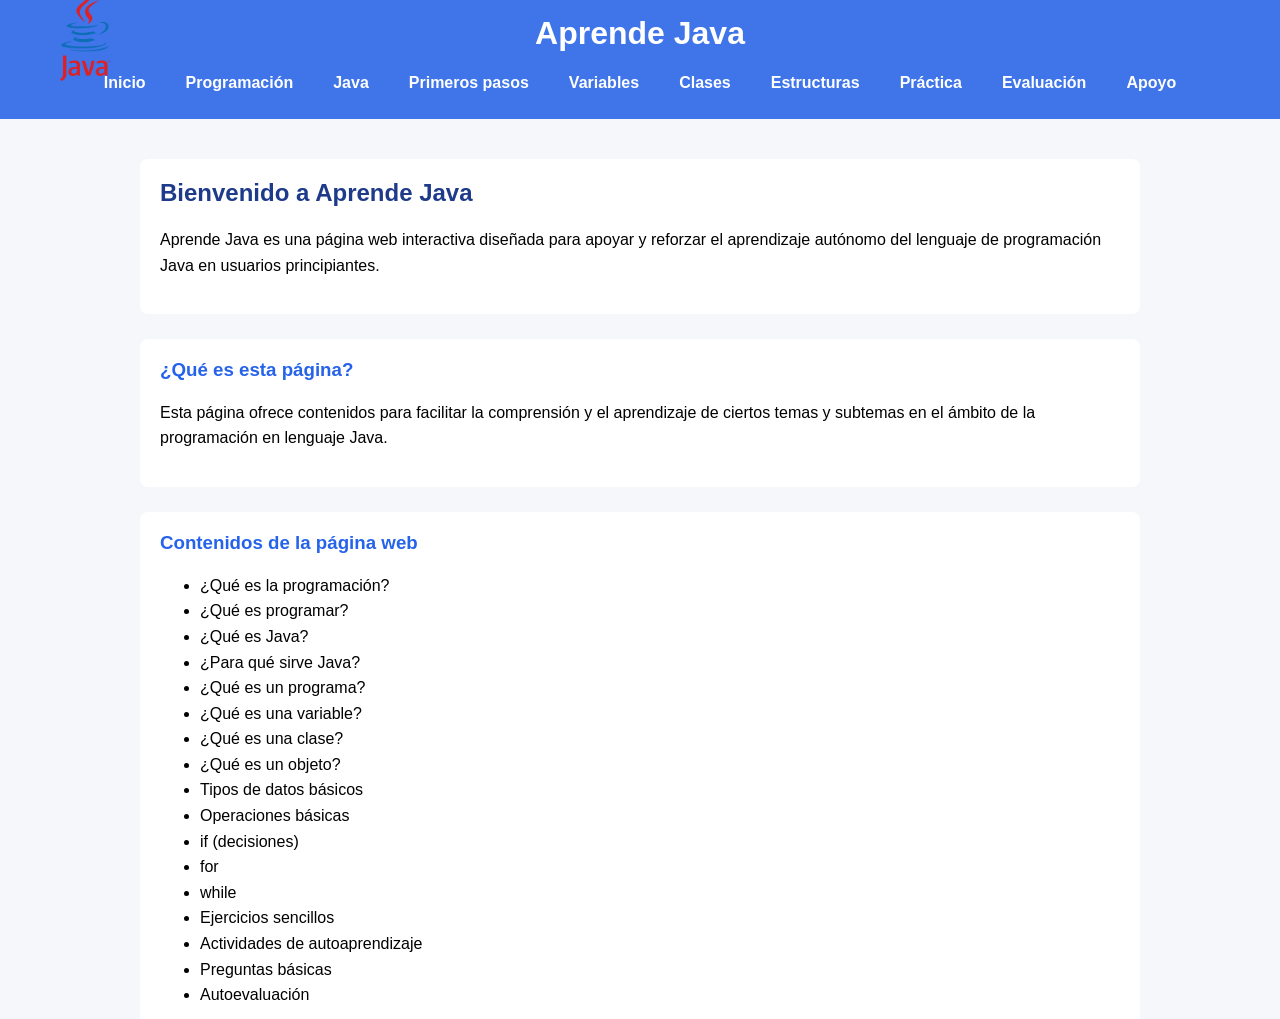
<file: index.html>
<!DOCTYPE html>
<html lang="es">
<head>
    <title>Aprende Java</title>
    <link rel="stylesheet" href="style.css">
</head>

<body>

<header>
    <div class="contenedor-header">

        <div class="logo">
            <img src="Java-Logo.png" alt="Logo Aprende Java">
            <h1>Aprende Java</h1>
        </div>

        <nav>
            <ul>

                <li>
                    <a href="inicio.html" target="contenido">Inicio</a>
                    <ul>
                        <li>¿Qué es esta página?</li>
                        <li>¿Qué aprenderás aquí?</li>
                    </ul>
                </li>

                <li>
                    <a href="programacion.html" target="contenido">Programación</a>
                    <ul>
                        <li>¿Qué es la programación?</li>
                        <li>¿Qué es programar?</li>
                    </ul>
                </li>

                <li>
                    <a href="java.html" target="contenido">Java</a>
                    <ul>
                        <li>¿Qué es Java?</li>
                        <li>¿Para qué sirve Java?</li>
                    </ul>
                </li>

                <li>
                    <a href="primpas.html" target="contenido">Primeros pasos</a>
                    <ul>
                        <li>¿Qué es un programa?</li>
                        <li>Hola Mundo en Java</li>
                    </ul>
                </li>

                <li>
                    <a href="variables.html" target="contenido">Variables</a>
                    <ul>
                        <li>¿Qué es una variable?</li>
                        <li>Tipos de datos básicos</li>
                    </ul>
                </li>

                <li>
                    <a href="clases.html" target="contenido">Clases</a>
                    <ul>
                        <li>¿Qué es una clase?</li>
                        <li>¿Qué es un objeto?</li>
                    </ul>
                </li>

                <li>
                    <a href="estructuras.html" target="contenido">Estructuras</a>
                    <ul>
                        <li>Operaciones básicas</li>
                        <li>if (decisiones)</li>
                        <li>for</li>
                        <li>while</li>
                    </ul>
                </li>

                <li>
                    <a href="practica.html" target="contenido">Práctica</a>
                    <ul>
                        <li>Ejercicios sencillos</li>
                        <li>Autoaprendizaje</li>
                    </ul>
                </li>

                <li>
                    <a href="eva.html" target="contenido">Evaluación</a>
                    <ul>
                        <li>Preguntas básicas</li>
                        <li>Autoevaluación</li>
                    </ul>
                </li>
                <li>
                    <a href="apoyo.html " target="contenido">Apoyo</a>
                    <ul>
                        <li>Glosario</li>
                        <li>Recursos adicionales</li>
                    </ul>
                </li>

            </ul>
        </nav>

    </div>
</header>


<div class="iframe-contenedor">
    <iframe name="contenido" src="inicio.html"></iframe>
</div>

</body>
</html>
</file>
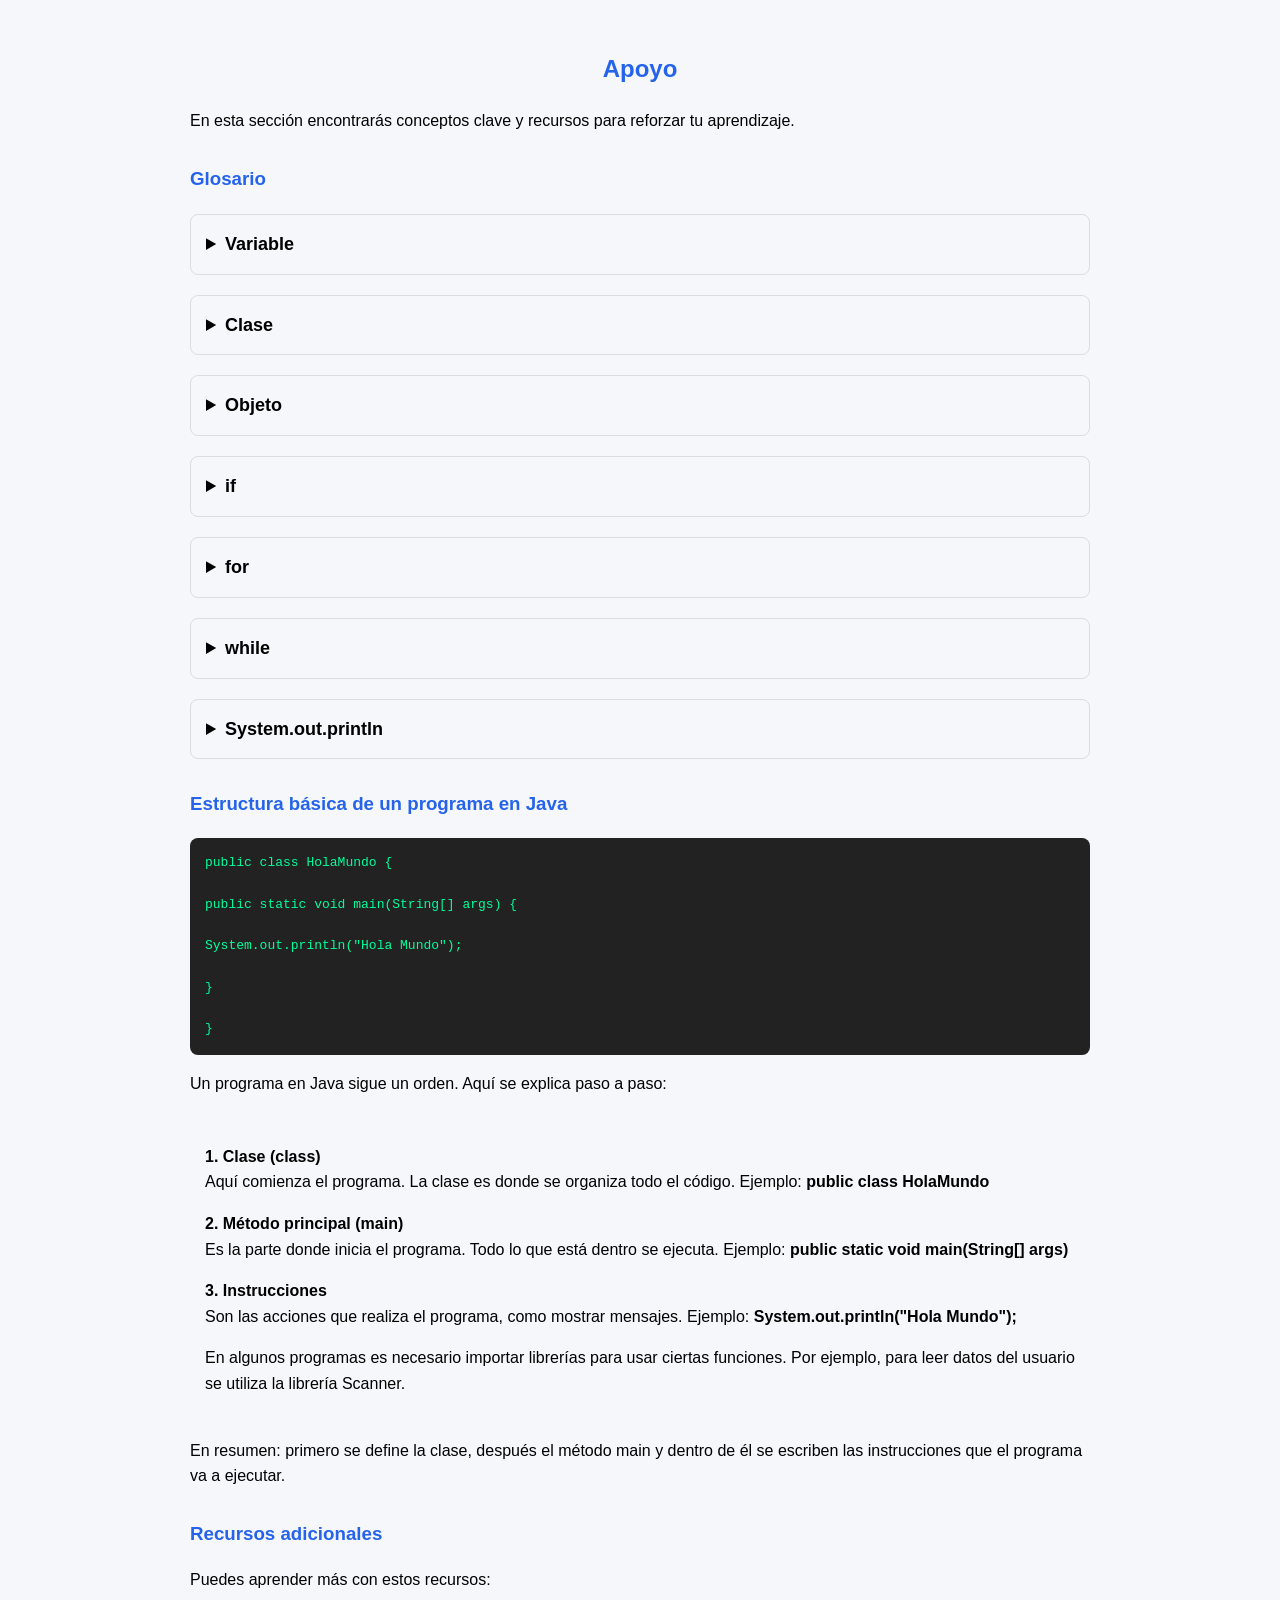
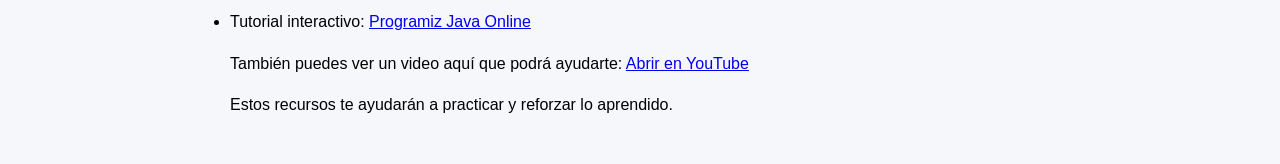
<file: apoyo.html>
<!DOCTYPE html>
<html lang="es">
<head>
<meta charset="UTF-8">
<title>Apoyo</title>
<link rel="stylesheet" href="style.css">
</head>

<body>

<div class="contenido">

<h2>Apoyo</h2>

<p>
En esta sección encontrarás conceptos clave y recursos para reforzar tu aprendizaje.
</p>


<!-- GLOSARIO -->

<h3>Glosario</h3>

<details class="interactivo">
<summary>Variable</summary>
<p>
Es un espacio donde se guarda información dentro de un programa.
</p>
</details>

<details class="interactivo">
<summary>Clase</summary>
<p>
Es un molde o modelo que se utiliza para crear objetos.
</p>
</details>

<details class="interactivo">
<summary>Objeto</summary>
<p>
Es un elemento específico que se crea a partir de una clase.
</p>
</details>

<details class="interactivo">
<summary>if</summary>
<p>
Estructura que permite tomar decisiones en un programa.
</p>
</details>

<details class="interactivo">
<summary>for</summary>
<p>
Ciclo que repite una acción un número determinado de veces.
</p>
</details>

<details class="interactivo">
<summary>while</summary>
<p>
Ciclo que repite una acción mientras se cumpla una condición.
</p>
</details>

<details class="interactivo">
<summary>System.out.println</summary>
<p>
Se utiliza para mostrar información en la pantalla.
</p>
</details>



<h3>Estructura básica de un programa en Java</h3>

<pre class="codigo">
public class HolaMundo {

public static void main(String[] args) {

System.out.println("Hola Mundo");

}

}
</pre>

<p>Un programa en Java sigue un orden. Aquí se explica paso a paso:</p>

<div class="pasos">

<p><strong>1. Clase (class)</strong><br>
Aquí comienza el programa. La clase es donde se organiza todo el código.
Ejemplo: <strong>public class HolaMundo</strong>
</p>

<p><strong>2. Método principal (main)</strong><br>
Es la parte donde inicia el programa. Todo lo que está dentro se ejecuta.
Ejemplo: <strong>public static void main(String[] args)</strong>
</p>

<p><strong>3. Instrucciones</strong><br>
Son las acciones que realiza el programa, como mostrar mensajes.
Ejemplo: <strong>System.out.println("Hola Mundo");</strong>

</p>
<p>
En algunos programas es necesario importar librerías para usar ciertas funciones.
Por ejemplo, para leer datos del usuario se utiliza la librería Scanner.
</p>
</div>

<p>
En resumen: primero se define la clase, después el método main y dentro de él
se escriben las instrucciones que el programa va a ejecutar.
</p>



<!-- RECURSOS -->

<h3>Recursos adicionales</h3>

<p>Puedes aprender más con estos recursos:</p>

<ul>

<li>
Tutorial interactivo:
<a href="https://www.programiz.com/java-programming/online-compiler" target="_blank">
Programiz Java Online
</a>
</li>



<p>
También puedes ver un video aquí que podrá ayudarte:
<a href="https://www.youtube.com/watch?v=JOAqpdM36wI" target="_blank">
Abrir en YouTube
</a>
</p>

<p>
Estos recursos te ayudarán a practicar y reforzar lo aprendido.
</p>


</div>

</body>
</html>
</file>
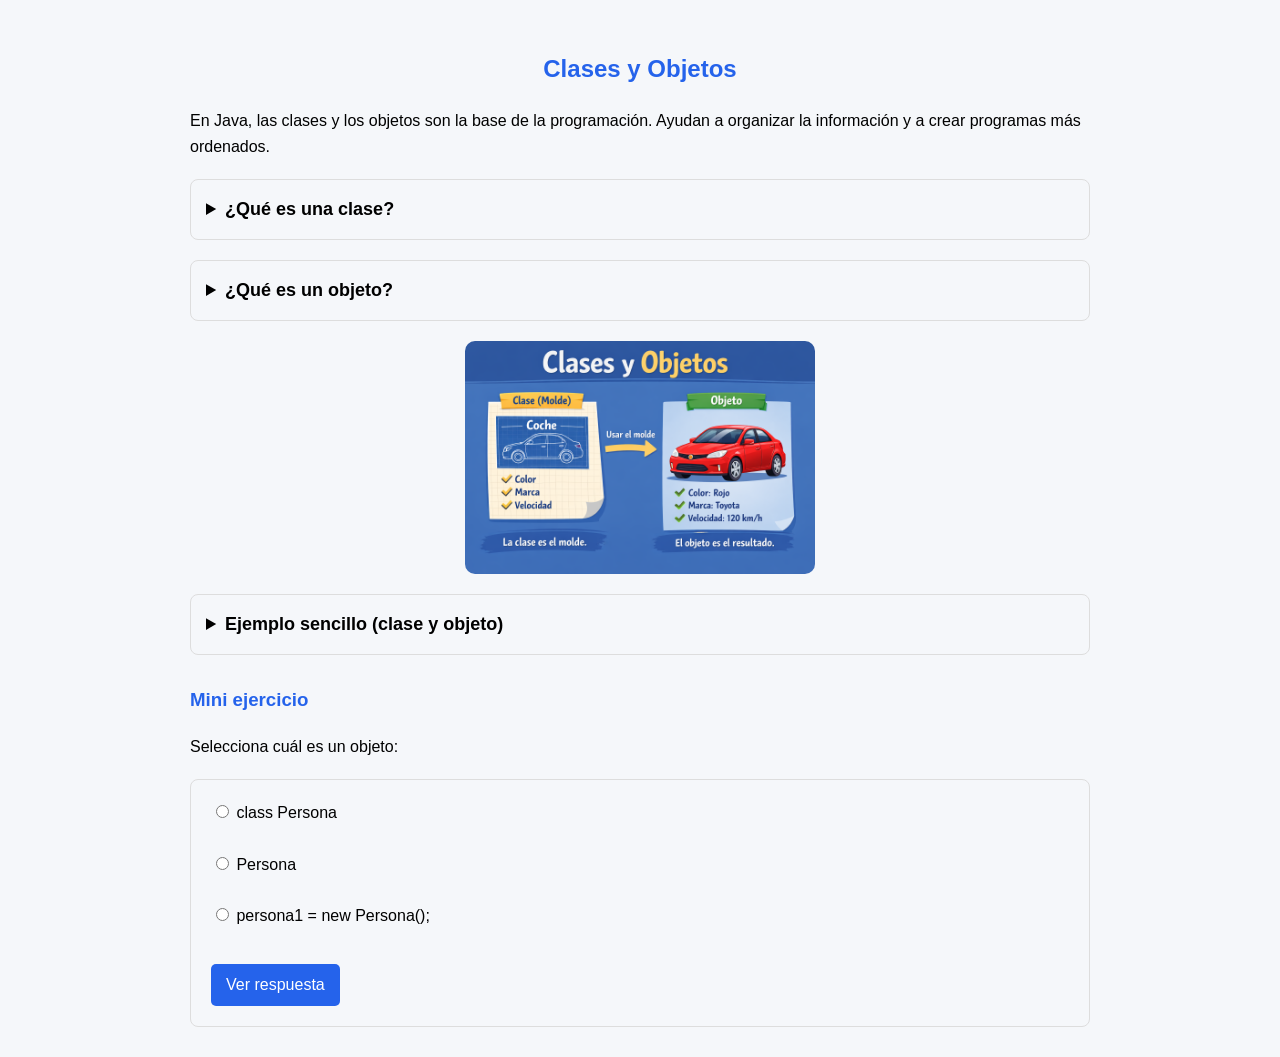
<file: clases.html>
<!DOCTYPE html>
<html lang="es">
<head>
<meta charset="UTF-8">
<title>Clases y Objetos</title>
<link rel="stylesheet" href="style.css">
</head>

<body>

<div class="contenido">

<h2>Clases y Objetos</h2>

<p>
En Java, las clases y los objetos son la base de la programación.
Ayudan a organizar la información y a crear programas más ordenados.
</p>

<details class="interactivo">

<summary>¿Qué es una clase?</summary>

<p>
Una clase es como un molde o diseño que se usa para crear cosas en un programa. En ese molde se definen las características que tendrán.
</p>
<p>
Por ejemplo, si la clase es un coche, en ella se puede indicar el color, la marca y la velocidad. La clase no es un coche real, sino el modelo que sirve para crear diferentes coches.
</p>

</details>



<details class="interactivo">

<summary>¿Qué es un objeto?</summary>

<p>
Un objeto es un elemento específico que se crea a partir de una clase. Por ejemplo, si la clase es “Coche”, un objeto sería un coche en particular, como un coche rojo de cierta marca.
</p>

<p>
Aunque varios objetos pertenezcan a la misma clase, no tienen que ser iguales, ya que cada uno puede tener características diferentes. Por ejemplo, todos pueden ser coches, pero uno puede ser rojo y otro azul, o de distinta marca.
</p>
<p>
    Es importante no confundirlos: la clase es el modelo o la idea general, mientras que el objeto es un ejemplo concreto que se crea a partir de ese modelo y que se utiliza dentro del programa.
</p>

</details>
<img src="imgclases.png" class="imagen-java">



<details class="interactivo">

<summary>Ejemplo sencillo (clase y objeto)</summary>

<p>
En este ejemplo se crea una clase llamada Persona y después se crea un objeto.
</p>

<pre class="codigo">

class Persona {

String nombre;
int edad;

}

public class Principal {

public static void main(String[] args) {

Persona persona1 = new Persona();

persona1.nombre = "Ana";
persona1.edad = 20;

}

}

</pre>

<p>
Aquí "Persona" es la clase, y "persona1" es el objeto.
</p>

</details>



<h3>Mini ejercicio</h3>

<p>Selecciona cuál es un objeto:</p>

<form class="formulario">

<label>
<input type="radio" name="respuesta">
class Persona
</label>

<br><br>

<label>
<input type="radio" name="respuesta">
Persona
</label>

<br><br>

<label>
<input type="radio" name="respuesta">
persona1 = new Persona();
</label>

<br><br>

<details class="respuesta">

<summary class="boton-respuesta">Ver respuesta</summary>

<p class="respuesta-correcta">
La respuesta correcta es: <strong>persona1 = new Persona();</strong><br><br>
Porque es un objeto creado a partir de la clase Persona.
</p>

</details>

</form>


</div>

</body>
</html>
</file>
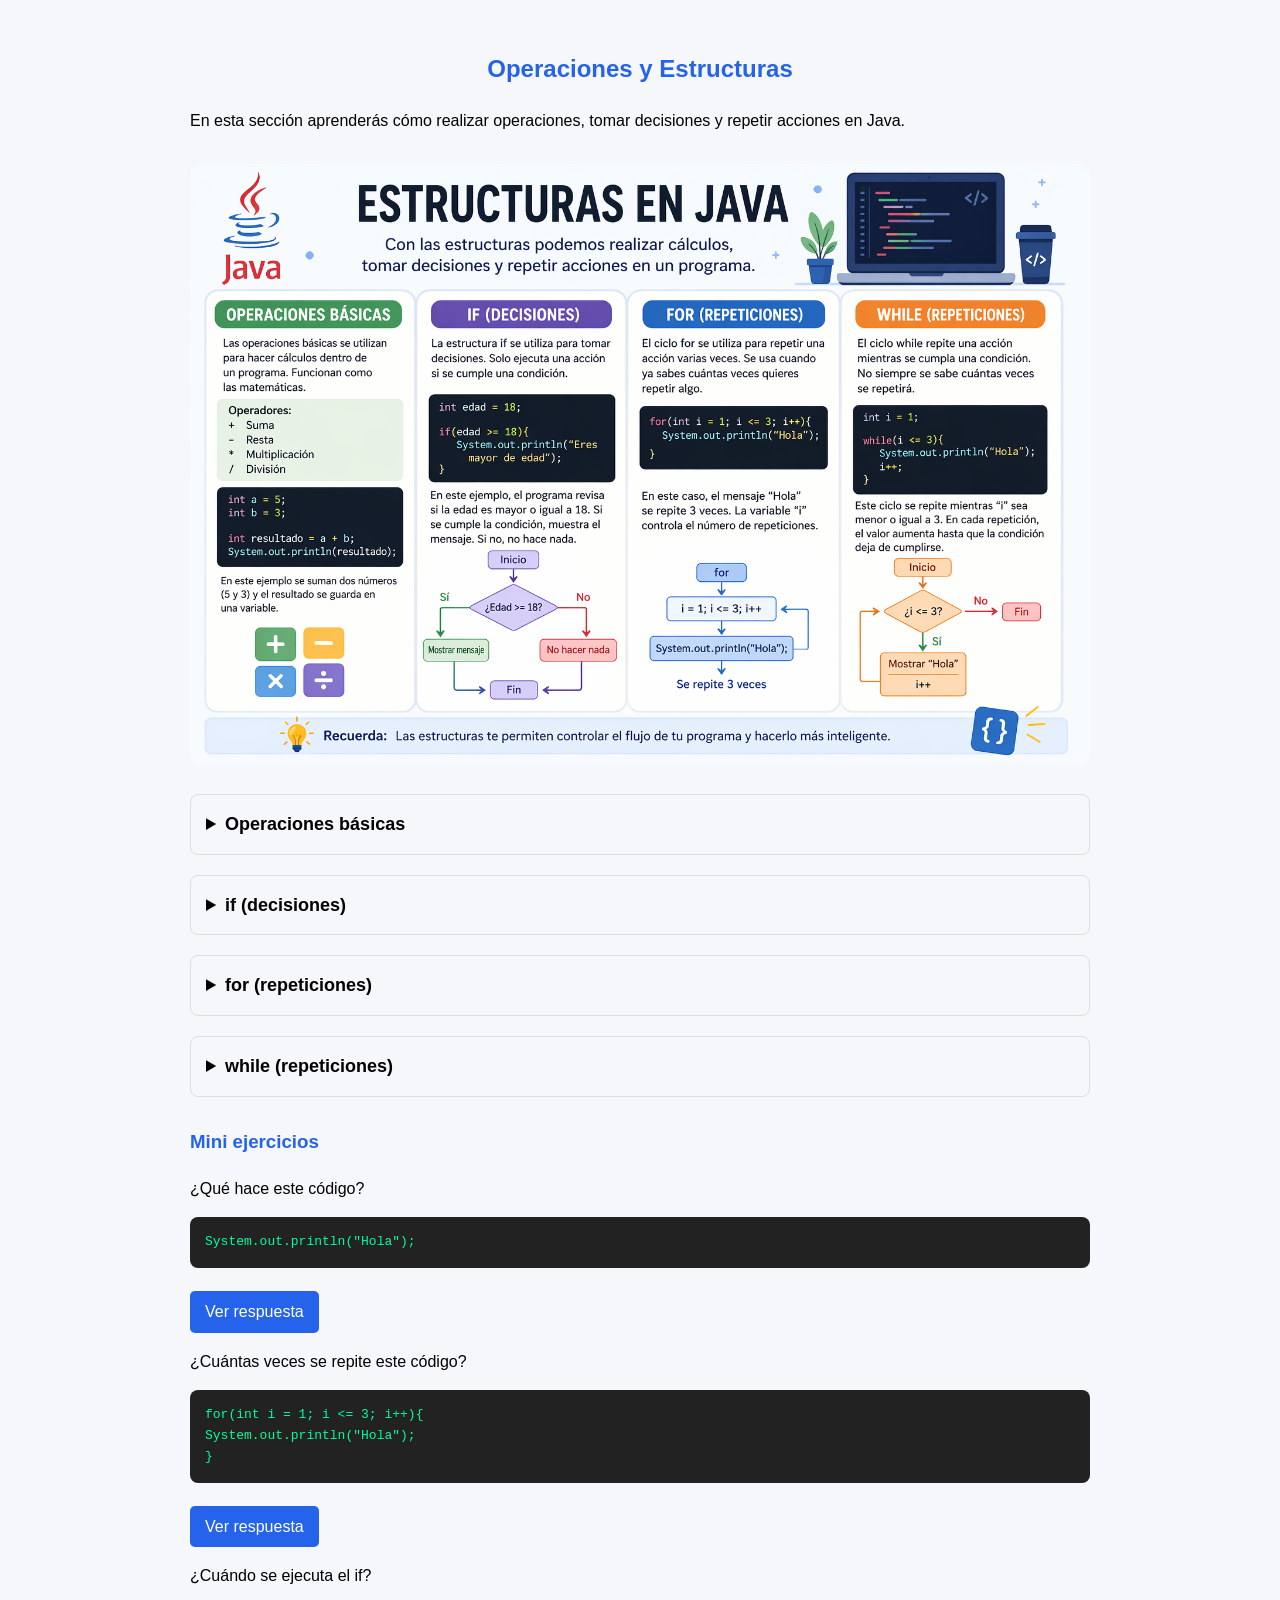
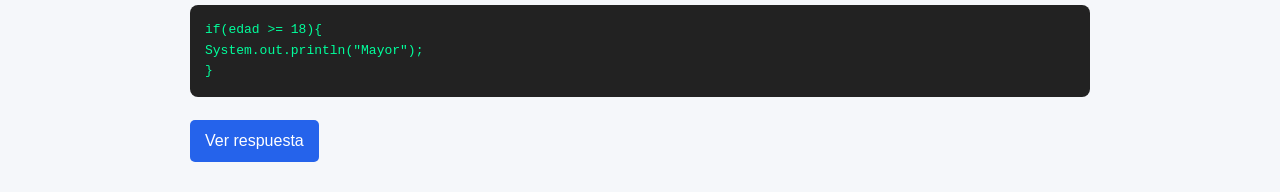
<file: estructuras.html>
<!DOCTYPE html>
<html lang="es">
<head>
<meta charset="UTF-8">
<title>Estructuras en Java</title>
<link rel="stylesheet" href="style.css">
</head>

<body>

<div class="contenido">

<h2>Operaciones y Estructuras</h2>

<p>
En esta sección aprenderás cómo realizar operaciones, tomar decisiones
y repetir acciones en Java.
</p>

<img src="estr.png" class="imagen-1">


<!-- OPERACIONES -->

<details class="interactivo">
<summary>Operaciones básicas</summary>

<p>
Las operaciones básicas se utilizan para hacer cálculos dentro de un programa.
Funcionan de forma similar a las matemáticas.
</p>

<ul>
<li>+ suma</li>
<li>- resta</li>
<li>* multiplicación</li>
<li>/ división</li>
</ul>

<pre class="codigo">
int a = 5;
int b = 3;

int resultado = a + b;
</pre>

<p>
En este ejemplo se suman dos números (5 y 3) y el resultado se guarda en una variable.
Estas operaciones se usan para resolver problemas o hacer cálculos.
</p>

</details>


<!-- IF -->

<details class="interactivo">
<summary>if (decisiones)</summary>

<p>
La estructura <strong>if</strong> se utiliza para tomar decisiones dentro de un programa.
Solo ejecuta una acción si se cumple una condición.
</p>

<pre class="codigo">
int edad = 18;

if(edad >= 18){
System.out.println("Eres mayor de edad");
}
</pre>

<p>
En este ejemplo, el programa revisa si la edad es mayor o igual a 18.
Si se cumple la condición, muestra el mensaje.
Si no, no hace nada.
</p>

</details>


<!-- FOR -->

<details class="interactivo">
<summary>for (repeticiones)</summary>

<p>
El ciclo <strong>for</strong> se utiliza para repetir una acción varias veces.
Se usa cuando ya sabes cuántas veces quieres repetir algo.
</p>

<pre class="codigo">
for(int i = 1; i <= 3; i++){
System.out.println("Hola");
}
</pre>

<p>
En este caso, el mensaje "Hola" se repite 3 veces.
La variable "i" controla el número de repeticiones.
</p>

</details>


<!-- WHILE -->

<details class="interactivo">
<summary>while (repeticiones)</summary>

<p>
El ciclo <strong>while</strong> repite una acción mientras se cumpla una condición.
No siempre se sabe cuántas veces se repetirá.
</p>

<pre class="codigo">
int i = 1;

while(i <= 3){
System.out.println("Hola");
i++;
}
</pre>

<p>
Este ciclo se repite mientras "i" sea menor o igual a 3.
En cada repetición, el valor aumenta hasta que la condición deja de cumplirse.
</p>

</details>


<!-- EJERCICIOS -->

<h3>Mini ejercicios</h3>

<p>¿Qué hace este código?</p>

<pre class="codigo">
System.out.println("Hola");
</pre>

<details>
<summary class="boton-respuesta">Ver respuesta</summary>
<p>Muestra el texto <strong>Hola</strong> en la pantalla.</p>
</details>


<p>¿Cuántas veces se repite este código?</p>

<pre class="codigo">
for(int i = 1; i <= 3; i++){
System.out.println("Hola");
}
</pre>

<details>
<summary class="boton-respuesta">Ver respuesta</summary>
<p>Se repite <strong>3 veces</strong>.</p>
</details>


<p>¿Cuándo se ejecuta el if?</p>

<pre class="codigo">
if(edad >= 18){
System.out.println("Mayor");
}
</pre>

<details>
<summary class="boton-respuesta">Ver respuesta</summary>
<p>Se ejecuta cuando la condición es verdadera.</p>
</details>


</div>

</body>
</html>
</file>
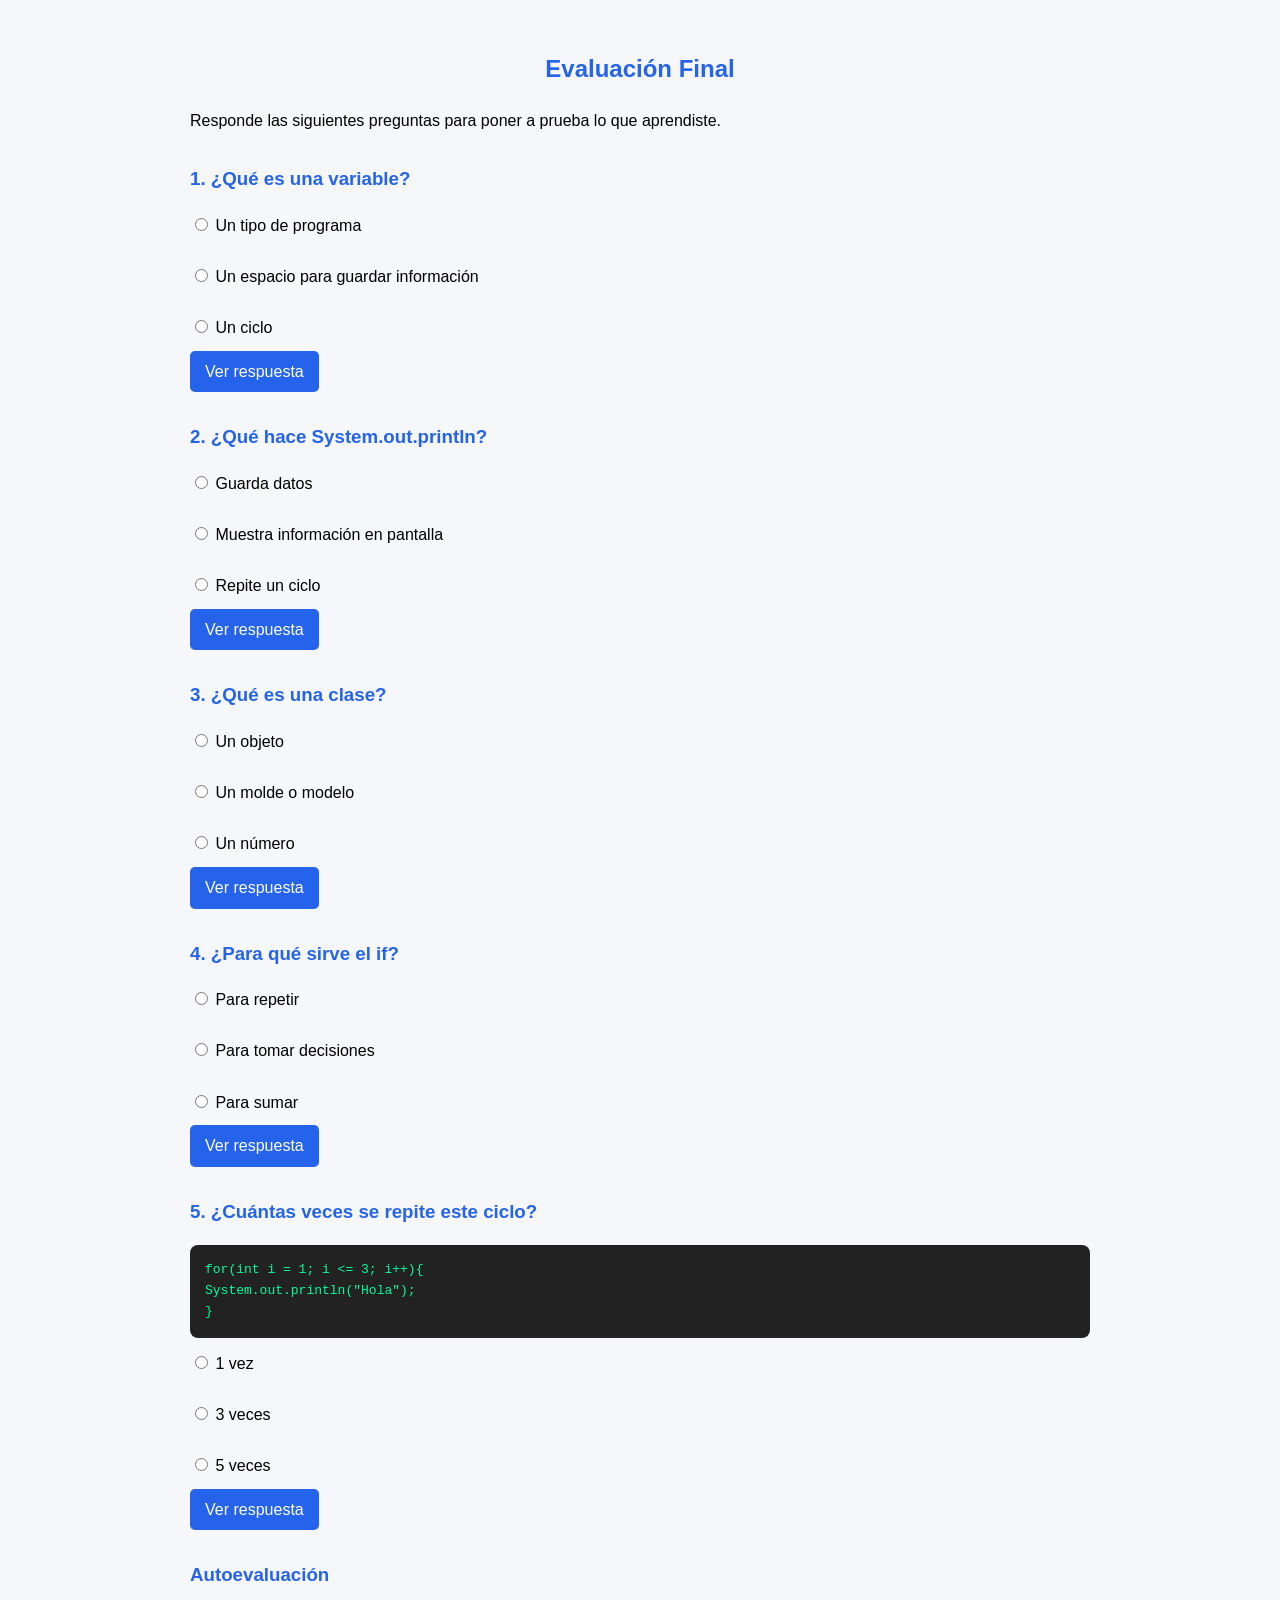
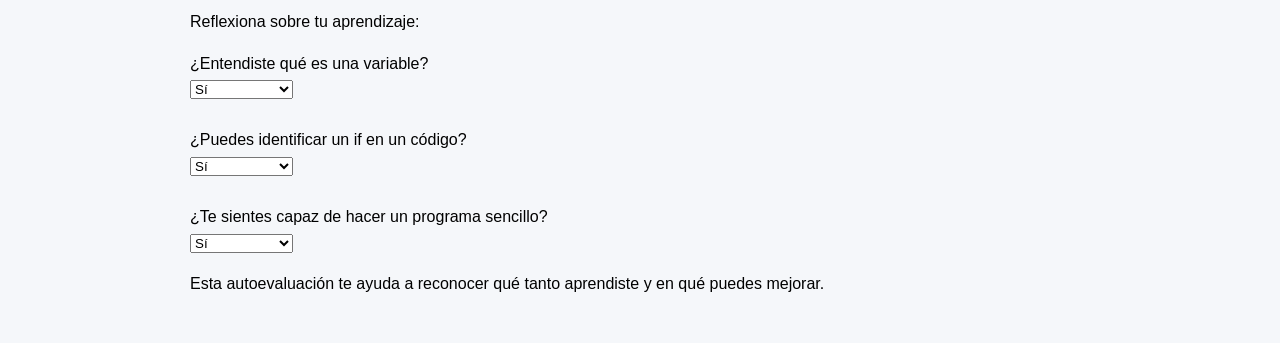
<file: eva.html>
<!DOCTYPE html>
<html lang="es">
<head>
<meta charset="UTF-8">
<title>Evaluación</title>
<link rel="stylesheet" href="style.css">
</head>

<body>

<div class="contenido">

<h2>Evaluación Final</h2>

<p>
Responde las siguientes preguntas para poner a prueba lo que aprendiste.
</p>


<!-- PREGUNTA 1 -->

<h3>1. ¿Qué es una variable?</h3>

<form>
<label><input type="radio" name="p1"> Un tipo de programa</label><br><br>
<label><input type="radio" name="p1"> Un espacio para guardar información</label><br><br>
<label><input type="radio" name="p1"> Un ciclo</label>
</form>

<details>
<summary class="boton-respuesta">Ver respuesta</summary>
<p>Respuesta correcta: <strong>Un espacio para guardar información</strong></p>
</details>


<!-- PREGUNTA 2 -->

<h3>2. ¿Qué hace System.out.println?</h3>

<form>
<label><input type="radio" name="p2"> Guarda datos</label><br><br>
<label><input type="radio" name="p2"> Muestra información en pantalla</label><br><br>
<label><input type="radio" name="p2"> Repite un ciclo</label>
</form>

<details>
<summary class="boton-respuesta">Ver respuesta</summary>
<p>Respuesta correcta: <strong>Muestra información en pantalla</strong></p>
</details>


<!-- PREGUNTA 3 -->

<h3>3. ¿Qué es una clase?</h3>

<form>
<label><input type="radio" name="p3"> Un objeto</label><br><br>
<label><input type="radio" name="p3"> Un molde o modelo</label><br><br>
<label><input type="radio" name="p3"> Un número</label>
</form>

<details>
<summary class="boton-respuesta">Ver respuesta</summary>
<p>Respuesta correcta: <strong>Un molde o modelo</strong></p>
</details>


<!-- PREGUNTA 4 -->

<h3>4. ¿Para qué sirve el if?</h3>

<form>
<label><input type="radio" name="p4"> Para repetir</label><br><br>
<label><input type="radio" name="p4"> Para tomar decisiones</label><br><br>
<label><input type="radio" name="p4"> Para sumar</label>
</form>

<details>
<summary class="boton-respuesta">Ver respuesta</summary>
<p>Respuesta correcta: <strong>Para tomar decisiones</strong></p>
</details>


<!-- PREGUNTA 5 -->

<h3>5. ¿Cuántas veces se repite este ciclo?</h3>

<pre class="codigo">
for(int i = 1; i <= 3; i++){
System.out.println("Hola");
}
</pre>

<form>
<label><input type="radio" name="p5"> 1 vez</label><br><br>
<label><input type="radio" name="p5"> 3 veces</label><br><br>
<label><input type="radio" name="p5"> 5 veces</label>
</form>

<details>
<summary class="boton-respuesta">Ver respuesta</summary>
<p>Respuesta correcta: <strong>3 veces</strong></p>
</details>


<!-- AUTOEVALUACION -->

<h3>Autoevaluación</h3>

<p>
Reflexiona sobre tu aprendizaje:
</p>

<form>

<label>¿Entendiste qué es una variable?</label><br>
<select>
<option>Sí</option>
<option>Más o menos</option>
<option>No</option>
</select>

<br><br>

<label>¿Puedes identificar un if en un código?</label><br>
<select>
<option>Sí</option>
<option>Más o menos</option>
<option>No</option>
</select>

<br><br>

<label>¿Te sientes capaz de hacer un programa sencillo?</label><br>
<select>
<option>Sí</option>
<option>Más o menos</option>
<option>No</option>
</select>

</form>

<p>
Esta autoevaluación te ayuda a reconocer qué tanto aprendiste y en qué puedes mejorar.
</p>


</div>

</body>
</html>
</file>
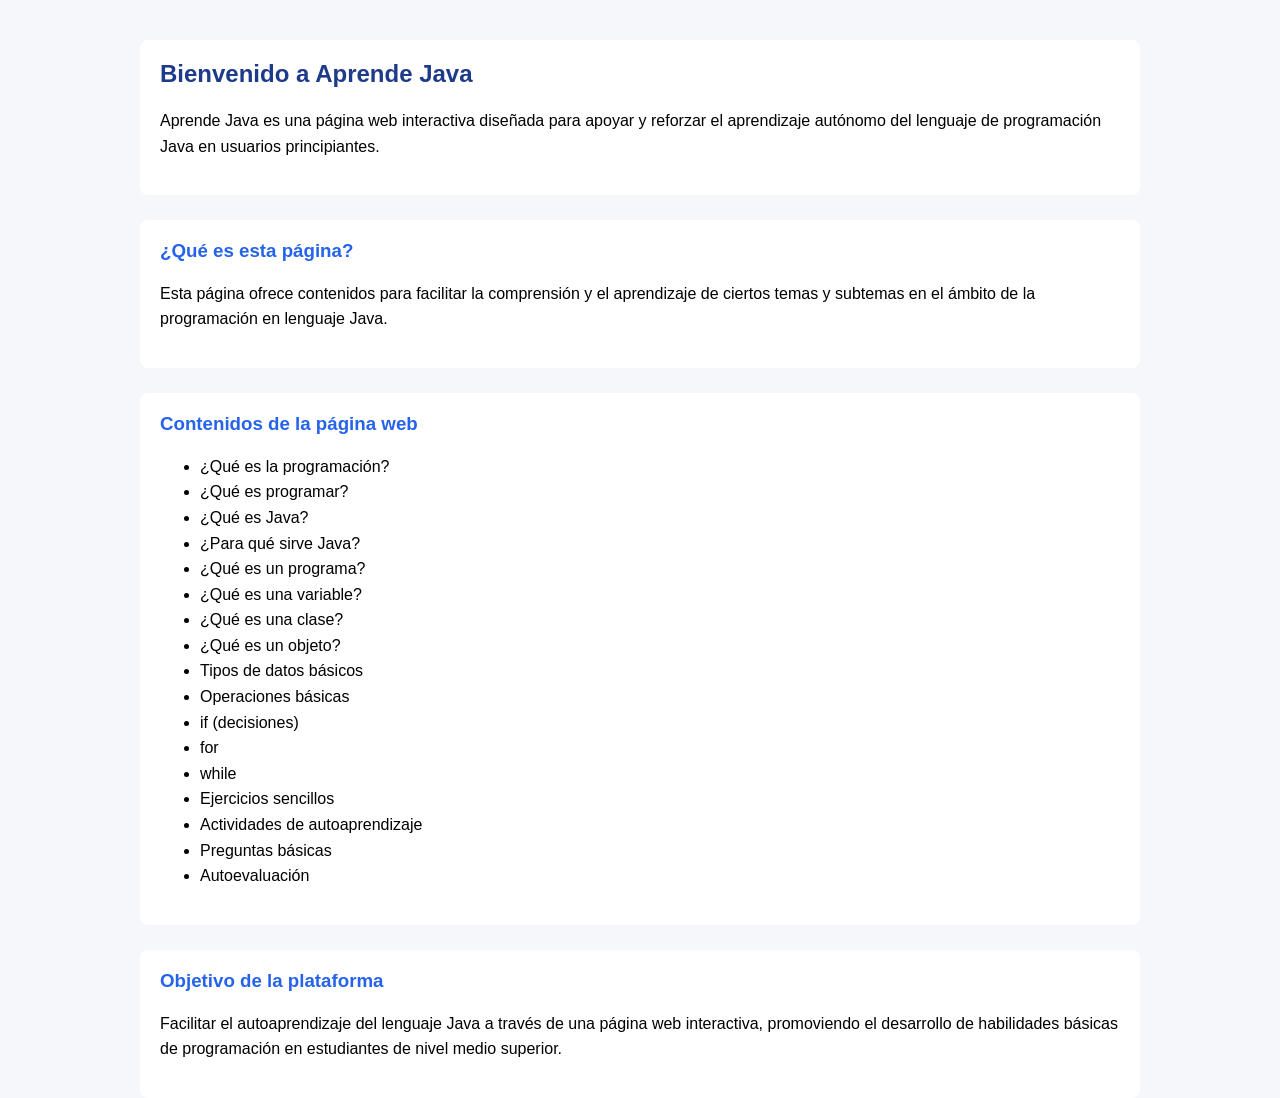
<file: inicio.html>
<!DOCTYPE html>
<html lang="es">
<head>
    <meta charset="UTF-8">
    <title>Inicio | Aprende Java</title>
    <link rel="stylesheet" href="style.css">
</head>

<body>

<main class="inicio">

    <section class="bienvenida">
        <h2>Bienvenido a Aprende Java</h2>
        <p>
            Aprende Java es una página web interactiva diseñada para apoyar y reforzar 
            el aprendizaje autónomo del lenguaje de programación Java en
            usuarios principiantes.
        </p>
    </section>

    <section class="descripcion">
        <h3>¿Qué es esta página?</h3>
        <p>
          Esta página ofrece contenidos para facilitar la comprensión y el aprendizaje de ciertos temas y subtemas en el ámbito de la programación en lenguaje Java.
        </p>
    </section>

    <section class="aprendizaje">
        <h3>Contenidos de la página web</h3>
        <ul>
            <li>¿Qué es la programación?</li>
            <li>¿Qué es programar?</li>
            <li>¿Qué es Java?</li>
            <li>¿Para qué sirve Java?</li>
            <li>¿Qué es un programa?</li>
            <li>¿Qué es una variable?</li>
             <li>¿Qué es una clase?</li>
            <li>¿Qué es un objeto?</li>
            <li>Tipos de datos básicos</li>
            <li>Operaciones básicas</li>
            <li>if (decisiones)</li>
            <li>for</li>
            <li>while</li>
            <li>Ejercicios sencillos</li>
            <li>Actividades de autoaprendizaje</li>
            <li>Preguntas básicas</li>
            <li>Autoevaluación</li>
        </ul>
    </section>

    <section class="objetivo">
        <h3>Objetivo de la plataforma</h3>
        <p>
            Facilitar el autoaprendizaje del lenguaje Java a través de una
            página web interactiva, promoviendo el desarrollo de habilidades
            básicas de programación en estudiantes de nivel medio superior.
        </p>
    </section>

</main>

</body>
</html>
</file>
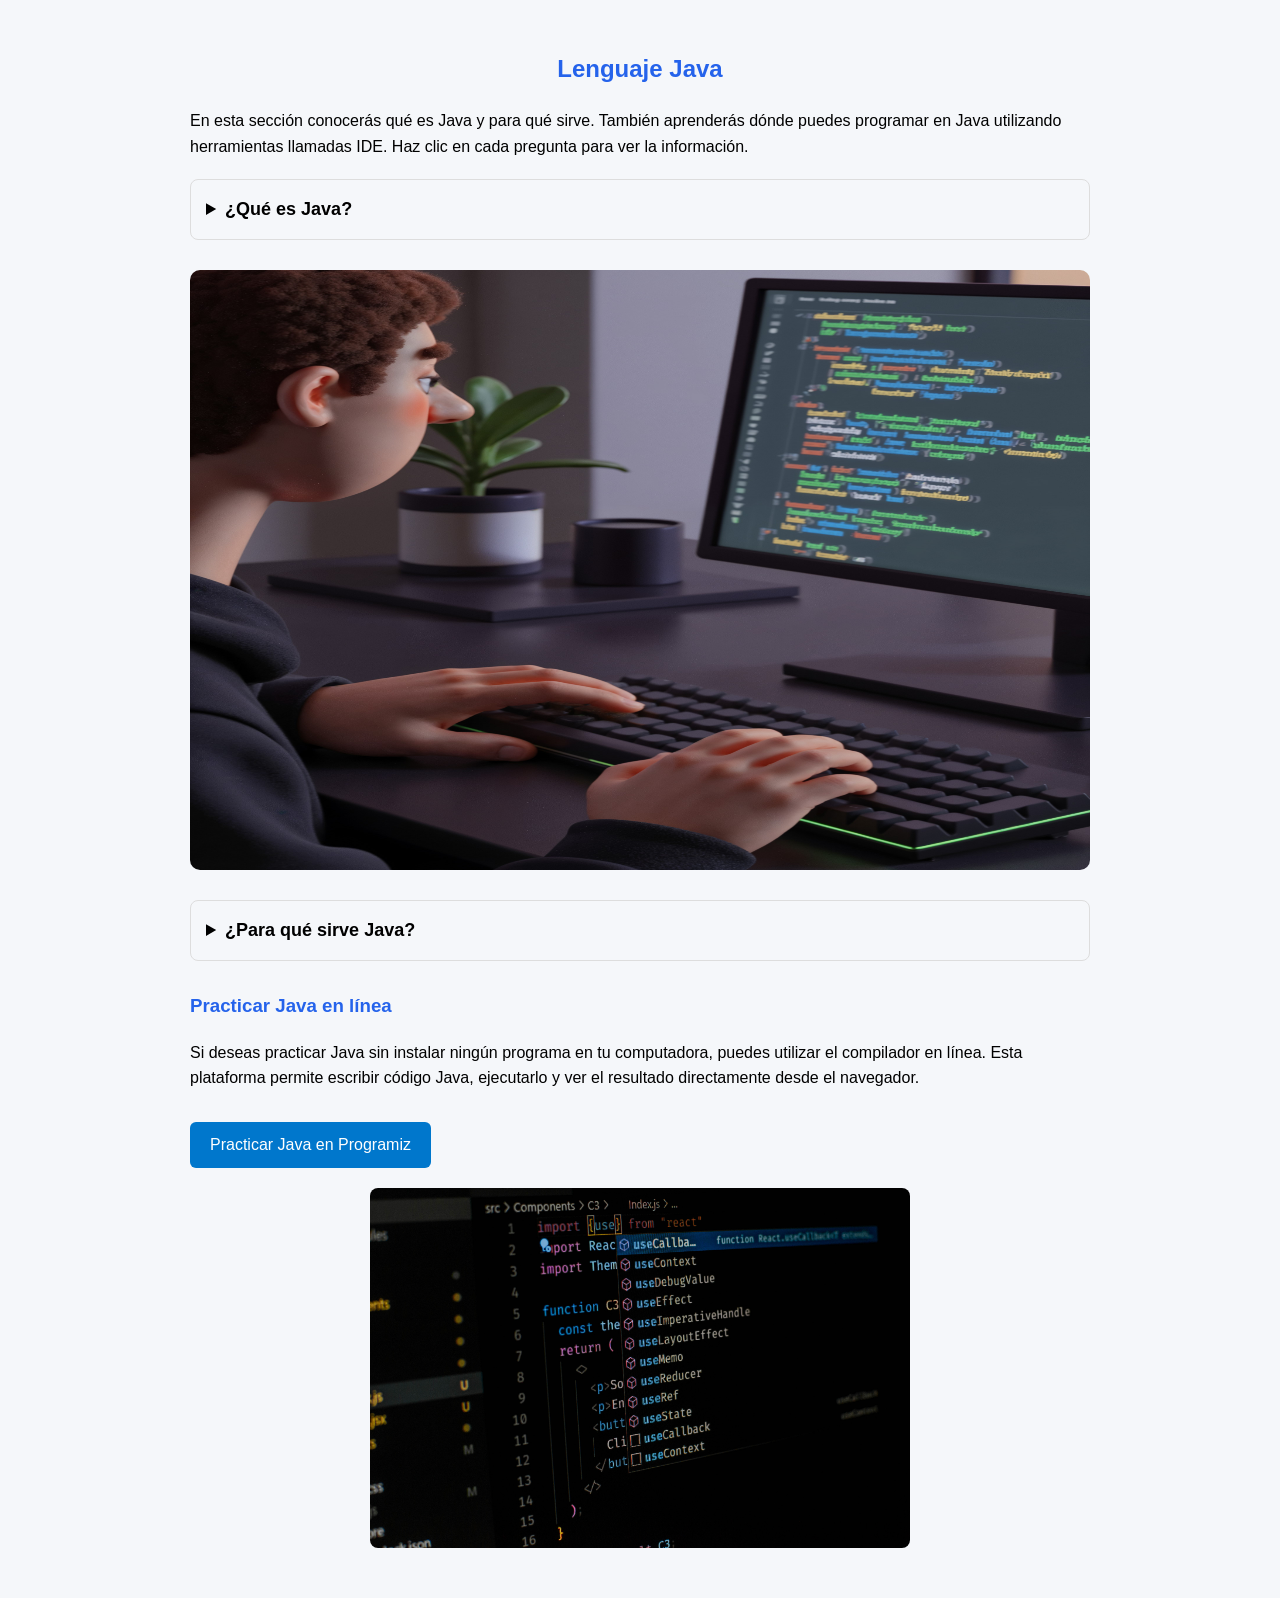
<file: java.html>
<!DOCTYPE html>
<html lang="es">
<head>
<meta charset="UTF-8">
<title>Java</title>
<link rel="stylesheet" href="style.css">
</head>

<body>

<div class="contenido">

<h2>Lenguaje Java</h2>

<p>
En esta sección conocerás qué es Java y para qué sirve. 
También aprenderás dónde puedes programar en Java utilizando herramientas llamadas IDE.
Haz clic en cada pregunta para ver la información.
</p>
<details class="interactivo">

<summary>¿Qué es Java?</summary>

<p>
Java es un lenguaje de programación que permite crear programas y aplicaciones
para computadoras, páginas web, sistemas empresariales y aplicaciones móviles.
Fue creado para que los programas puedan ejecutarse en diferentes dispositivos
sin necesidad de modificarlos.
</p>

<p>
Para escribir programas en Java se utilizan herramientas llamadas
<strong>IDE (Entorno de Desarrollo Integrado)</strong>. Estas herramientas ayudan
a escribir el código, encontrar errores y ejecutar los programas.
</p>

<p>
Algunos de los IDE más conocidos para programar en Java son:
</p>

<ul>
<li>NetBeans</li>
<li>Eclipse</li>
<li>IntelliJ IDEA</li>
</ul>

<p>
Estas plataformas facilitan el aprendizaje de programación porque organizan
el código y permiten ejecutar los programas de forma sencilla.
</p>

</details>
<img src="img2.jpg" class="imagen-1">

<details class="interactivo">

<summary>¿Para qué sirve Java?</summary>

<p>
Java se utiliza para desarrollar diferentes tipos de programas y aplicaciones.
Es uno de los lenguajes de programación más utilizados en el mundo debido a
su seguridad, estabilidad y facilidad para adaptarse a distintos sistemas.
</p>

<p>
Entre sus usos más comunes se encuentran:
</p>

<ul>
<li>Aplicaciones web</li>
<li>Programas de escritorio</li>
<li>Aplicaciones móviles</li>
<li>Sistemas empresariales</li>
<li>Videojuegos</li>
</ul>

<p>
Además, Java es muy utilizado para aprender programación porque permite
comprender conceptos importantes como clases, objetos, variables y estructuras
de control.
</p>

</details>


<h3>Practicar Java en línea</h3>

<p>
Si deseas practicar Java sin instalar ningún programa en tu computadora,
puedes utilizar el compilador en línea.
Esta plataforma permite escribir código Java, ejecutarlo y ver el resultado
directamente desde el navegador.
</p>

<a href="https://www.programiz.com/java-programming/online-compiler" target="_blank" class="boton">
Practicar Java en Programiz
</a>


<img src="img3.jpg" class="imagen-contenido">


</div>

</body>
</html>
</file>
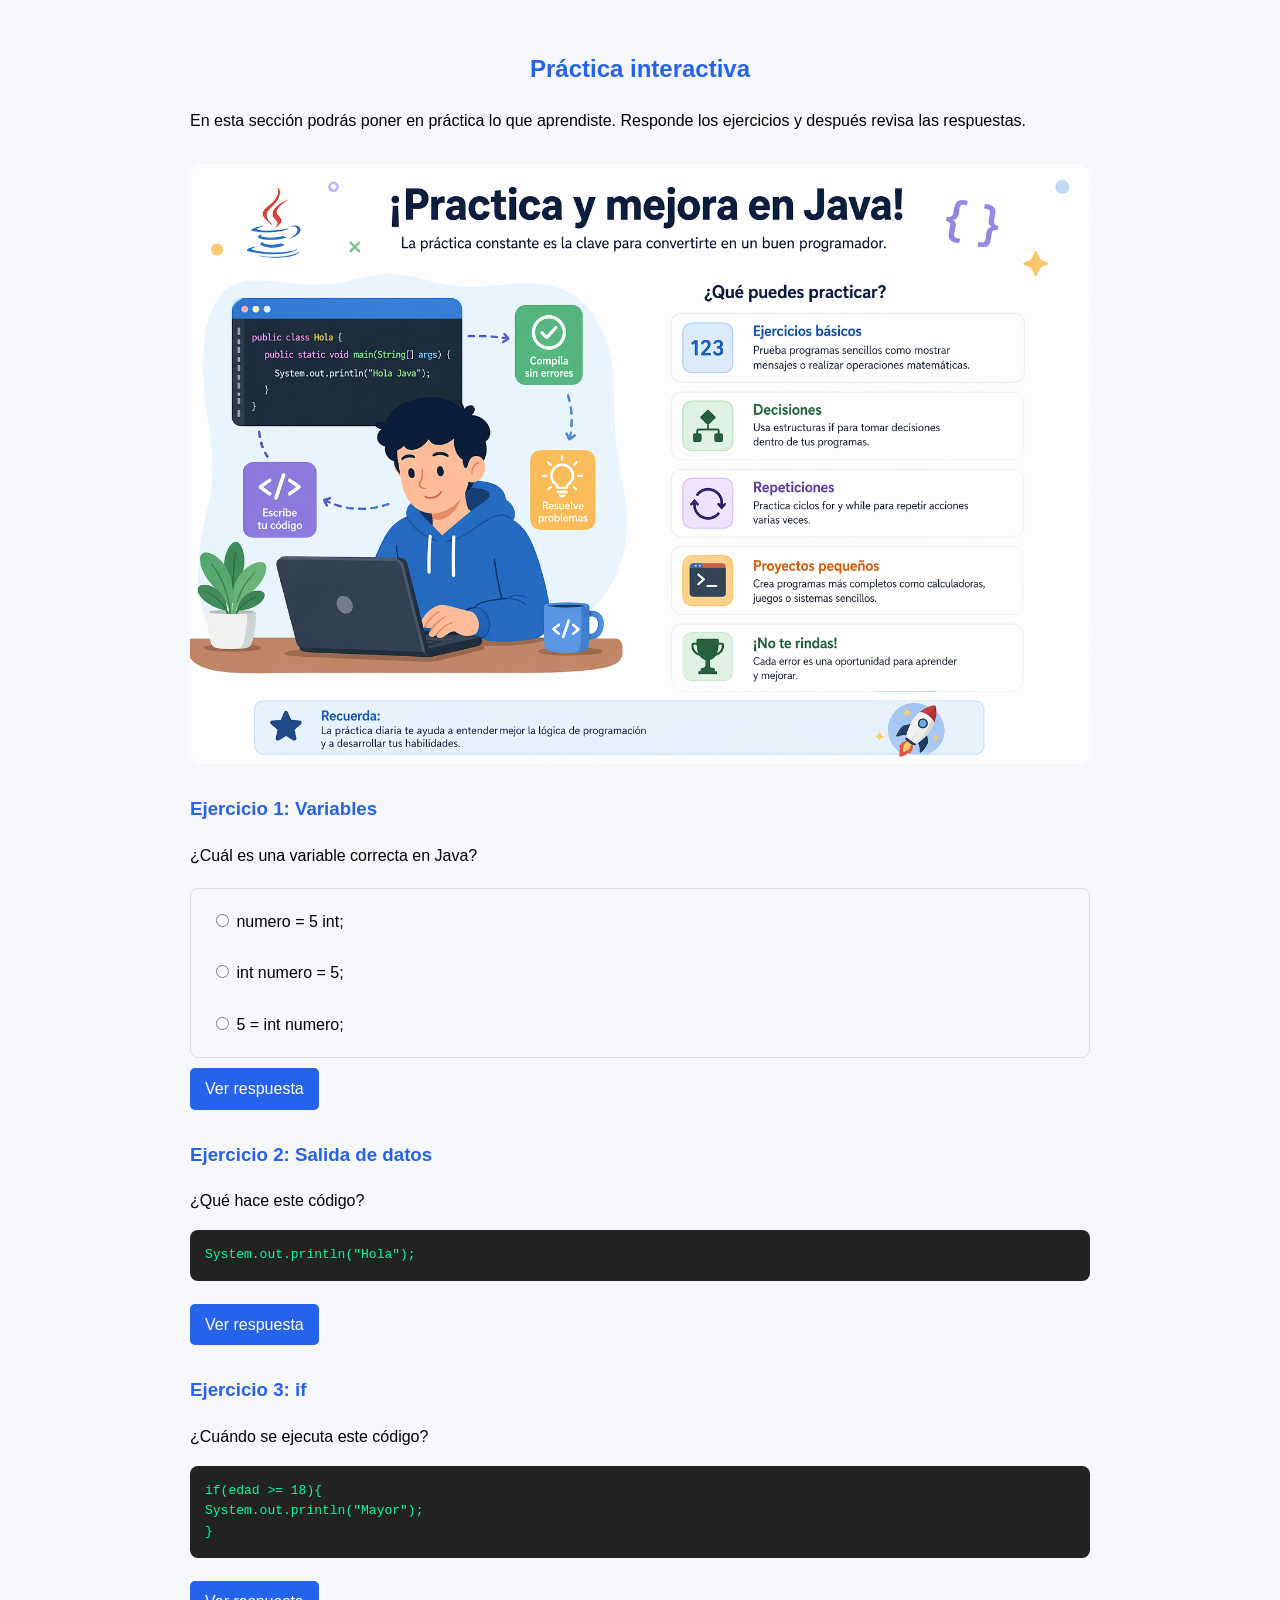
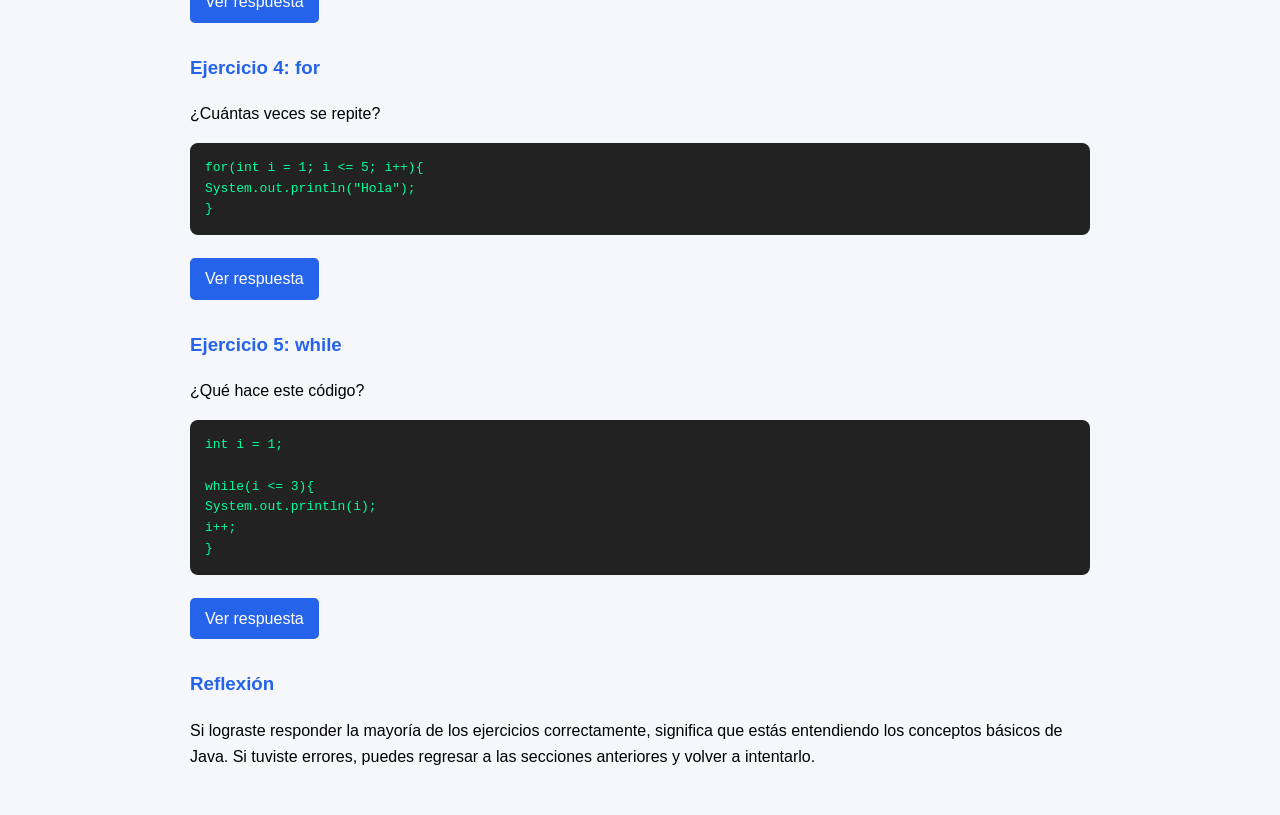
<file: practica.html>
<!DOCTYPE html>
<html lang="es">
<head>
<meta charset="UTF-8">
<title>Práctica</title>
<link rel="stylesheet" href="style.css">
</head>

<body>

<div class="contenido">

<h2>Práctica interactiva</h2>

<p>
En esta sección podrás poner en práctica lo que aprendiste.
Responde los ejercicios y después revisa las respuestas.
</p>

<img src="imgpractica.png" class="imagen-1">


<!-- EJERCICIO 1 -->

<h3>Ejercicio 1: Variables</h3>

<p>¿Cuál es una variable correcta en Java?</p>

<form class="formulario">

<label>
<input type="radio" name="p1">
numero = 5 int;
</label>

<br><br>

<label>
<input type="radio" name="p1">
int numero = 5;
</label>

<br><br>

<label>
<input type="radio" name="p1">
5 = int numero;
</label>

</form>

<details>
<summary class="boton-respuesta">Ver respuesta</summary>
<p>La respuesta correcta es: <strong>int numero = 5;</strong></p>
</details>



<!-- EJERCICIO 2 -->

<h3>Ejercicio 2: Salida de datos</h3>

<p>¿Qué hace este código?</p>

<pre class="codigo">
System.out.println("Hola");
</pre>

<details>
<summary class="boton-respuesta">Ver respuesta</summary>
<p>Muestra el texto <strong>Hola</strong> en la pantalla.</p>
</details>



<!-- EJERCICIO 3 -->

<h3>Ejercicio 3: if</h3>

<p>¿Cuándo se ejecuta este código?</p>

<pre class="codigo">
if(edad >= 18){
System.out.println("Mayor");
}
</pre>

<details>
<summary class="boton-respuesta">Ver respuesta</summary>
<p>Se ejecuta cuando la condición es verdadera.</p>
</details>



<!-- EJERCICIO 4 -->

<h3>Ejercicio 4: for</h3>

<p>¿Cuántas veces se repite?</p>

<pre class="codigo">
for(int i = 1; i <= 5; i++){
System.out.println("Hola");
}
</pre>

<details>
<summary class="boton-respuesta">Ver respuesta</summary>
<p>Se repite <strong>5 veces</strong>.</p>
</details>



<!-- EJERCICIO 5 -->

<h3>Ejercicio 5: while</h3>

<p>¿Qué hace este código?</p>

<pre class="codigo">
int i = 1;

while(i <= 3){
System.out.println(i);
i++;
}
</pre>

<details>
<summary class="boton-respuesta">Ver respuesta</summary>
<p>Muestra los números: <strong>1, 2 y 3</strong>.</p>
</details>



<!-- MENSAJE FINAL -->

<h3>Reflexión</h3>

<p>
Si lograste responder la mayoría de los ejercicios correctamente,
significa que estás entendiendo los conceptos básicos de Java.
Si tuviste errores, puedes regresar a las secciones anteriores
y volver a intentarlo.
</p>

</div>

</body>
</html>
</file>
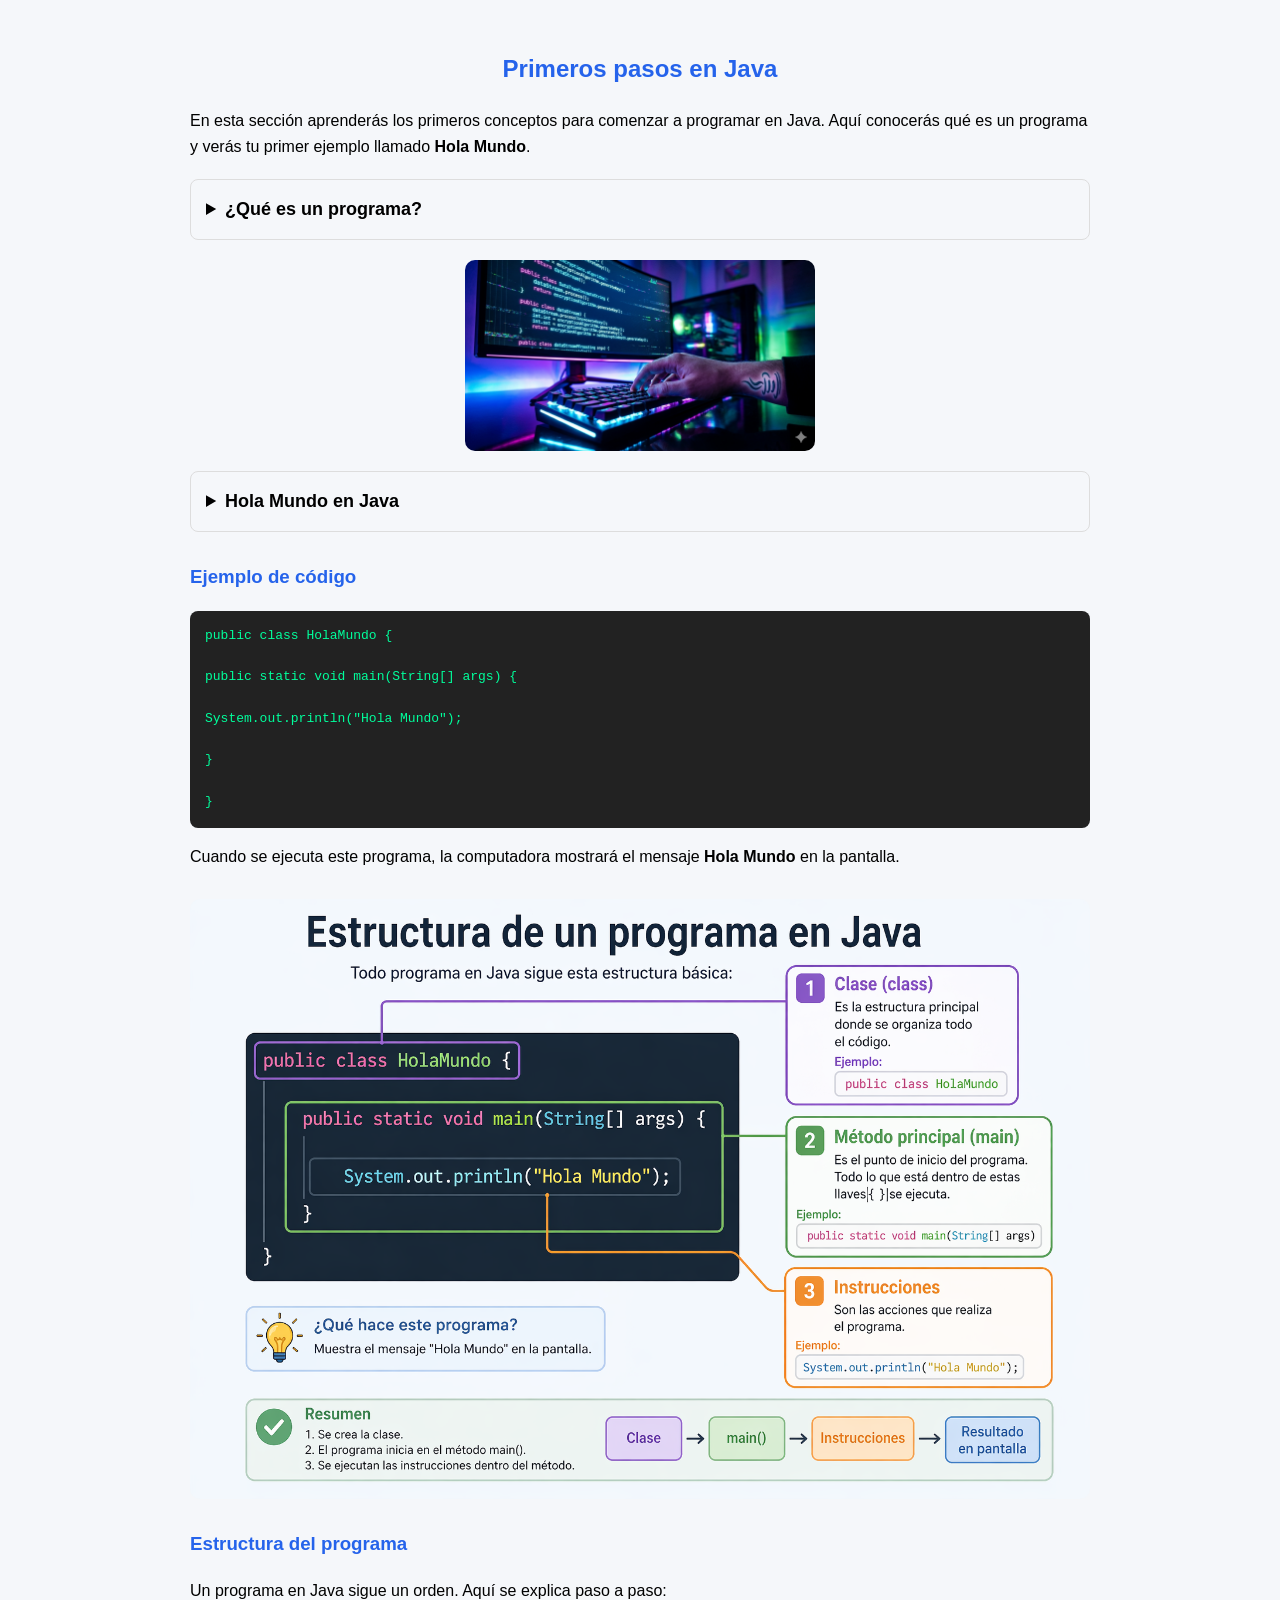
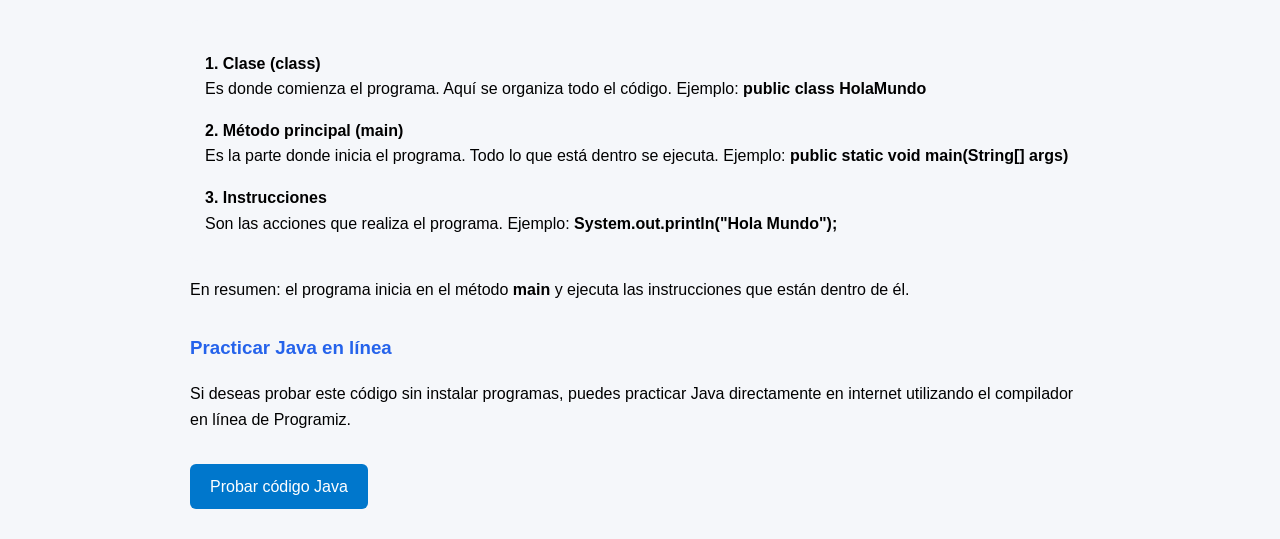
<file: primpas.html>
<!DOCTYPE html>
<html lang="es">
<head>
<meta charset="UTF-8">
<title>Primeros pasos en Java</title>
<link rel="stylesheet" href="style.css">
</head>

<body>

<div class="contenido">

<h2>Primeros pasos en Java</h2>

<p>
En esta sección aprenderás los primeros conceptos para comenzar a programar en Java.
Aquí conocerás qué es un programa y verás tu primer ejemplo llamado 
<strong>Hola Mundo</strong>.
</p>

<details class="interactivo">
<summary>¿Qué es un programa?</summary>

<p>
Un programa es un conjunto de instrucciones que una computadora puede entender
y ejecutar para realizar una tarea. Estas instrucciones se escriben utilizando
un lenguaje de programación como Java.
</p>

<p>
Por ejemplo, un programa puede servir para realizar cálculos, mostrar información
en pantalla, crear aplicaciones o resolver problemas.
</p>

</details>

<img src="img4.png" class="imagen-java">


<details class="interactivo">
<summary>Hola Mundo en Java</summary>

<p>
El programa "Hola Mundo" es uno de los ejemplos más conocidos cuando se aprende
un lenguaje de programación. Su objetivo es mostrar un mensaje sencillo en la
pantalla para comprobar que el programa funciona correctamente.
</p>

</details>


<h3>Ejemplo de código</h3>

<pre class="codigo">
public class HolaMundo {

public static void main(String[] args) {

System.out.println("Hola Mundo");

}

}
</pre>


<p>
Cuando se ejecuta este programa, la computadora mostrará el mensaje
<strong>Hola Mundo</strong> en la pantalla.
</p>


<!-- NUEVA SECCION -->
 <img src="estructurajava.png" class="imagen-1">

<h3>Estructura del programa</h3>

<p>Un programa en Java sigue un orden. Aquí se explica paso a paso:</p>

<div class="pasos">

<p><strong>1. Clase (class)</strong><br>
Es donde comienza el programa. Aquí se organiza todo el código.
Ejemplo: <strong>public class HolaMundo</strong>
</p>

<p><strong>2. Método principal (main)</strong><br>
Es la parte donde inicia el programa. Todo lo que está dentro se ejecuta.
Ejemplo: <strong>public static void main(String[] args)</strong>
</p>

<p><strong>3. Instrucciones</strong><br>
Son las acciones que realiza el programa.
Ejemplo: <strong>System.out.println("Hola Mundo");</strong>
</p>

</div>

<p>
En resumen: el programa inicia en el método <strong>main</strong> y ejecuta
las instrucciones que están dentro de él.
</p>


<h3>Practicar Java en línea</h3>

<p>
Si deseas probar este código sin instalar programas, puedes practicar Java
directamente en internet utilizando el compilador en línea de Programiz.
</p>

<a href="https://www.programiz.com/java-programming/online-compiler" target="_blank" class="boton">
Probar código Java
</a>


</div>

</body>
</html>
</file>
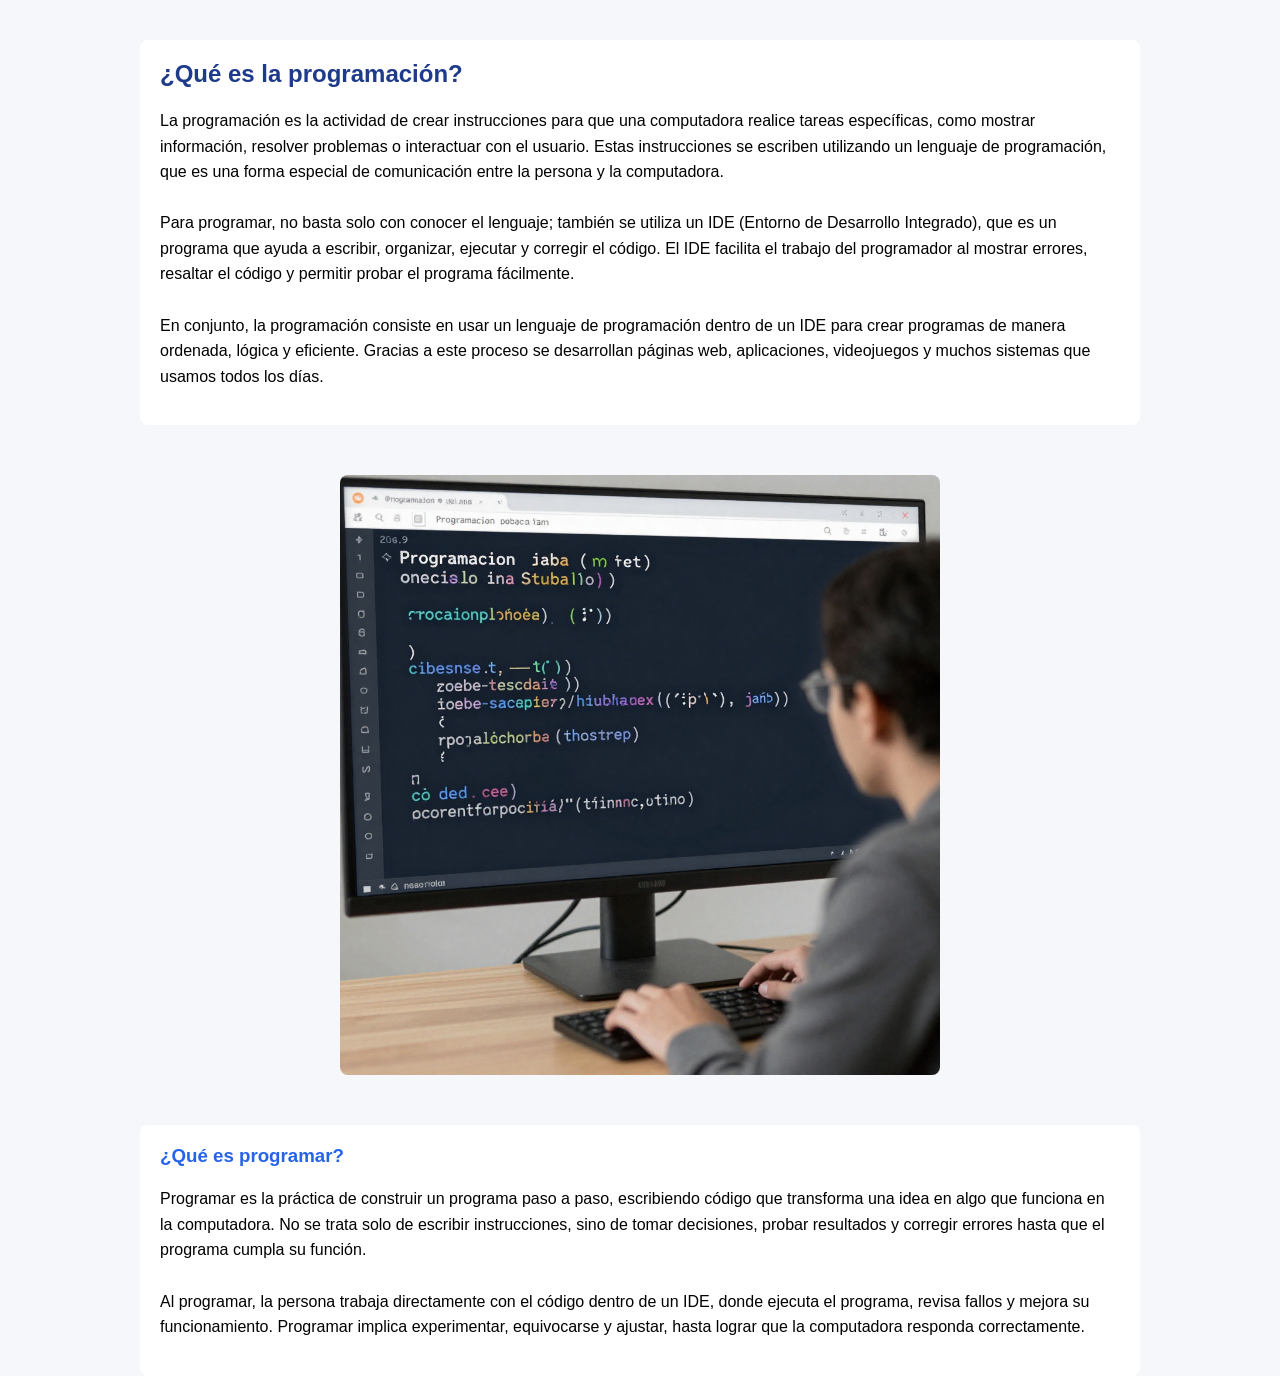
<file: programacion.html>
<!DOCTYPE html>
<html lang="es">
<head>
    <meta charset="UTF-8">
    <meta name="viewport" content="width=device-width, initial-scale=1.0">
    <title>Programación básica</title>
    <link rel="stylesheet" href="style.css">
</head>

<body>

<main>

    <section>
        <h2>¿Qué es la programación?</h2>
        <p>
           La programación es la actividad de crear instrucciones para que una computadora realice tareas específicas, como mostrar información, resolver problemas o interactuar con el usuario. Estas instrucciones se escriben utilizando un lenguaje de programación, que es una forma especial de comunicación entre la persona y la computadora. <br></br>
Para programar, no basta solo con conocer el lenguaje; también se utiliza un IDE (Entorno de Desarrollo Integrado), que es un programa que ayuda a escribir, organizar, ejecutar y corregir el código. El IDE facilita el trabajo del programador al mostrar errores, resaltar el código y permitir probar el programa fácilmente. <br></br>
En conjunto, la programación consiste en usar un lenguaje de programación dentro de un IDE para crear programas de manera ordenada, lógica y eficiente. Gracias a este proceso se desarrollan páginas web, aplicaciones, videojuegos y muchos sistemas que usamos todos los días.
        </p>
    </section>
    <div class="imagen-intro">
    <img src="img1.jpeg" alt="Ilustración sobre programación">
</div>

    <section>
        <h3>¿Qué es programar?</h3>
        <p>
     Programar es la práctica de construir un programa paso a paso, escribiendo código que transforma una idea en algo que funciona en la computadora. No se trata solo de escribir instrucciones, sino de tomar decisiones, probar resultados y corregir errores hasta que el programa cumpla su función.<br></br>
     Al programar, la persona trabaja directamente con el código dentro de un IDE, donde ejecuta el programa, revisa fallos y mejora su funcionamiento. Programar implica experimentar, equivocarse y ajustar, hasta lograr que la computadora responda correctamente.
        </p>
    </section>

</main>

      
  
</body>
</html>
</file>
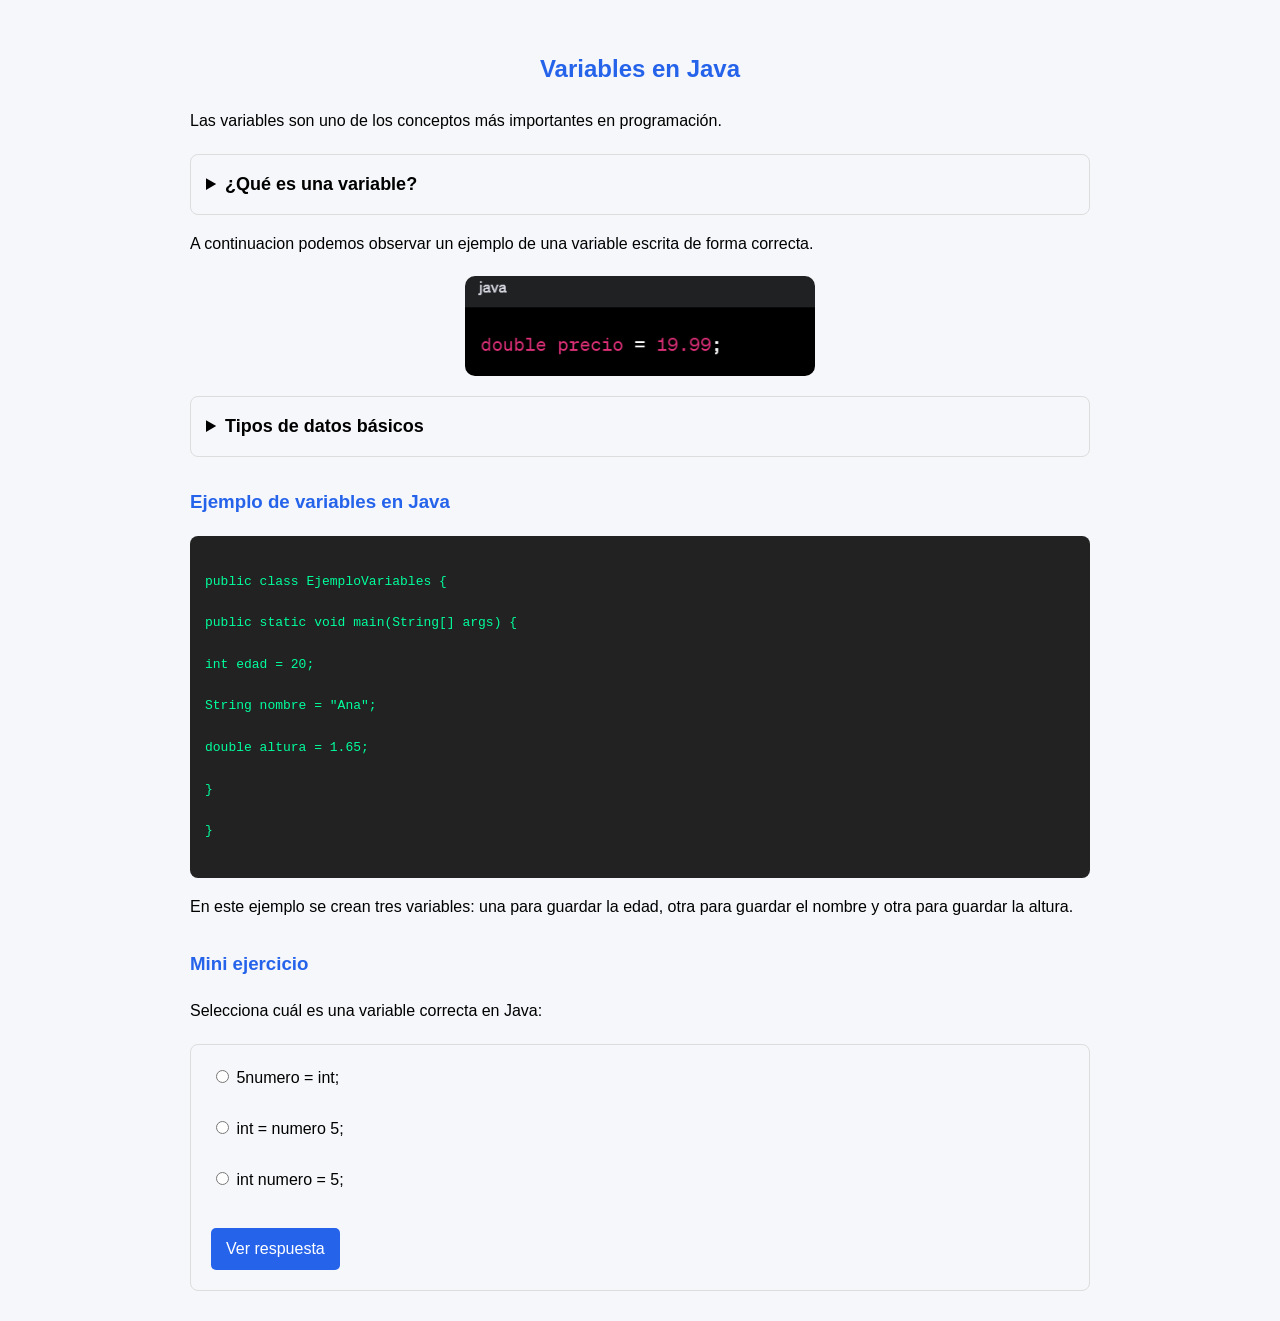
<file: variables.html>
<!DOCTYPE html>
<html lang="es">
<head>
<meta charset="UTF-8">
<title>Variables en Java</title>
<link rel="stylesheet" href="style.css">
</head>

<body>

<div class="contenido">

<h2>Variables en Java</h2>

<p>
Las variables son uno de los conceptos más importantes en programación.
</p>



<details class="interactivo">

<summary>¿Qué es una variable?</summary>

<p>
Una variable es un espacio que se utiliza en un programa para guardar información. Esa información puede ser un número, una palabra o algún dato que el programa necesita utilizar. A cada variable se le asigna un nombre para poder identificarla y utilizarla cuando sea necesario. Se le llama variable porque el valor que guarda puede cambiar mientras el programa se está ejecutando. Las variables son importantes en programación porque permiten almacenar y organizar la información que el programa utiliza para funcionar.
</p>

<p>
Por ejemplo, una variable puede guardar un número, una palabra o un valor
verdadero o falso.
</p>

</details>
<p>
A continuacion podemos observar un ejemplo de una variable escrita de forma correcta.
</p>
<img src="img5.png" class="imagen-java">
<details class="interactivo">

<summary>Tipos de datos básicos</summary>

<p>
En Java existen diferentes tipos de datos que indican qué tipo de información se puede guardar en una variable. Algunos tipos permiten guardar números, mientras que otros guardan texto o valores como verdadero o falso. Elegir el tipo de dato correcto ayuda a que el programa funcione correctamente. <br>
Por ejemplo
</p>

<ul>

<li><strong>int</strong> → números enteros</li>

<li><strong>double</strong> → números con decimales</li>

<li><strong>char</strong> → un solo carácter</li>

<li><strong>String</strong> → texto o palabras</li>

<li><strong>boolean</strong> → verdadero o falso</li>

</ul>

</details>



<h3>Ejemplo de variables en Java</h3>

<pre class="codigo">

public class EjemploVariables {

public static void main(String[] args) {

int edad = 20;

String nombre = "Ana";

double altura = 1.65;

}

}

</pre>

<p>
En este ejemplo se crean tres variables: una para guardar la edad,
otra para guardar el nombre y otra para guardar la altura.
</p>



<h3>Mini ejercicio</h3>

<p>Selecciona cuál es una variable correcta en Java:</p>

<form class="formulario">

<label>
<input type="radio" name="respuesta">
5numero = int;
</label>

<br><br>

<label>
<input type="radio" name="respuesta">
int = numero 5;
</label>

<br><br>

<label>
<input type="radio" name="respuesta">
int numero = 5;
</label>

<br><br>

<details class="respuesta">

<summary class="boton-respuesta">Ver respuesta</summary>

<p class="respuesta-correcta">
La opción correcta es: <strong>int numero = 5;</strong><br><br>
Primero se escribe el tipo de dato (<b>int</b>), después el nombre
de la variable (<b>numero</b>) y finalmente el valor que se quiere guardar.
</p>

</details>

</form>


</div>

</body>
</html>
</file>
<file: style.css>
body{
    margin:0;
    font-family: Arial, Helvetica, sans-serif;
    background-color:#f5f7fa;
}


header{
    background:#3f75e9;
    padding:15px 40px;
}


.contenedor-header{
    max-width:1200px;
    margin:auto;
    display:flex;
    flex-direction:column; 
}


.logo{
    display:flex;
    align-items:center;
    justify-content:center; 
    position:relative;
    margin-bottom:10px;
}


.logo img{
position: fixed;
    left:0;
    width:170px;
}


.logo h1{
    margin:0;
    font-size:32px;
    color:white;
    text-align:center;
}

.header-titulo h1{
    margin:0;
    font-size:32px;
    color:white;
    text-align:center;
}

nav{
    display:flex;
    justify-content:center;
}

nav ul{
    list-style:none;
    display:flex;
    gap:20px;
    margin:0;
    padding:0;
    flex-wrap:wrap;
}

nav ul li{
    position:relative;
}

nav ul li a{
    text-decoration:none;
    color:white;
    font-weight:bold;
    padding:8px 10px;
    display:block;
}

nav ul li a:hover{
    color:#bfdbfe;
}

/* SUBMENÚ */
nav ul li ul{
    display:none;
    position:absolute;
    background:#1e3a8a;
    padding:8px 0;
    min-width:220px;
    z-index:10;
}

nav ul li:hover ul{
    display:block;
}

nav ul li ul li a{
    font-weight:normal;
    padding:8px 15px;
}

/* ===== CONTENIDO ===== */
main{
    max-width:1000px;
    margin:40px auto;
    padding:0 20px;
}

h2{
    color:#1e3a8a;
}

h3{
    color:#2563eb;
}

p, li{
    line-height:1.6;
}


/* OCUPAR TODA LA PANTALLA */
html, body{
    height:100%;
}

/* HEADER NO SE ENCOGE */
header{
    width:100%;
    box-sizing:border-box;
}

/* CONTENEDOR DEL IFRAME */
.iframe-contenedor{
    width:100%;
    height:100%;
}

/* IFRAME OCUPA TODO */
iframe{
    width:100%;
    height:100vh;
    border:none;
    display:block;
}
/* ESTILO PARA PÁGINAS INTERNAS */
main section{
    background:white;
    padding:20px;
    border-radius:8px;
    margin-bottom:25px;
}

main section h2,
main section h3{
    margin-top:0;
}
.imagen-intro {
    display: flex;
    justify-content: center;
    margin: 30px 0;
}

.imagen-intro img{
   width:60%;
    display:block;
    margin:20px auto;
    border-radius:8px;
}
.contenido{
    padding:30px;
    font-family: Arial, sans-serif;
    line-height:1.6;
}

.contenido h2{
    text-align:center;
    margin-bottom:20px;
}

.contenido h3{
    margin-top:30px;
}

.imagen-contenido{
    width:60%;
    display:block;
    margin:20px auto;
    border-radius:8px;
}
.imagen-1{
width: 600px;;
height: 600px;;
max-width:90%;
display:block;
margin:20px auto;
border-radius:10px;
}

.interactivo{
    margin-top:20px;
    border:1px solid #ccc;
    padding:15px;
    border-radius:8px;
    background:#f7f7f7;
}

.interactivo summary{
    font-size:18px;
    font-weight:bold;
    cursor:pointer;
}

.interactivo p{
    margin-top:10px;
}

.boton{
    display:inline-block;
    margin-top:15px;
    padding:10px 20px;
    background:#0077cc;
    color:white;
    text-decoration:none;
    border-radius:6px;
}

.boton:hover{
    background:#005fa3;
}
.codigo{
background:#222;
color:#00ff9c;
padding:15px;
border-radius:8px;
overflow-x:auto;
font-family: monospace;
}

.imagen-java{
width:350px;
max-width:90%;
display:block;
margin:20px auto;
border-radius:10px;
}

/* CONTENIDO DE LAS PAGINAS */

.contenido{
padding:30px;
max-width:900px;
margin:auto;
font-family: Arial, Helvetica, sans-serif;
line-height:1.6;
}


/* TITULOS */

.contenido h2{
text-align:center;
margin-bottom:20px;
color:#2563eb;
}


/* IMAGENES */

.imagen-java{
width:350px;
max-width:90%;
display:block;
margin:20px auto;
border-radius:10px;
}


/* SECCIONES INTERACTIVAS */

.interactivo{
margin-top:20px;
padding:15px;
border-radius:8px;
background:#f5f7fa;
border:1px solid #ddd;
}

.interactivo summary{
font-weight:bold;
font-size:18px;
cursor:pointer;
}


/* BLOQUE DE CODIGO */

.codigo{
background:#222;
color:#00ff9c;
padding:15px;
border-radius:8px;
font-family: monospace;
overflow-x:auto;
margin-top:15px;
}
.formulario{
margin-top:20px;
background:#f5f7fa;
padding:20px;
border-radius:8px;
border:1px solid #ddd;
}

.boton-respuesta{
cursor:pointer;
background:#2563eb;
color:white;
padding:8px 15px;
border-radius:5px;
display:inline-block;
margin-top:10px;
}

.respuesta-correcta{
margin-top:10px;
}
.pasos{
background:#f5f7fa;
padding:15px;
border-radius:8px;
margin-top:10px;
}

.pasos p{
margin-bottom:10px;
}
.imagen-1{
    width: 100%;
    max-width: 1200px;   /* más grande */
    display: block;
    margin: 30px auto;
}
</file>
